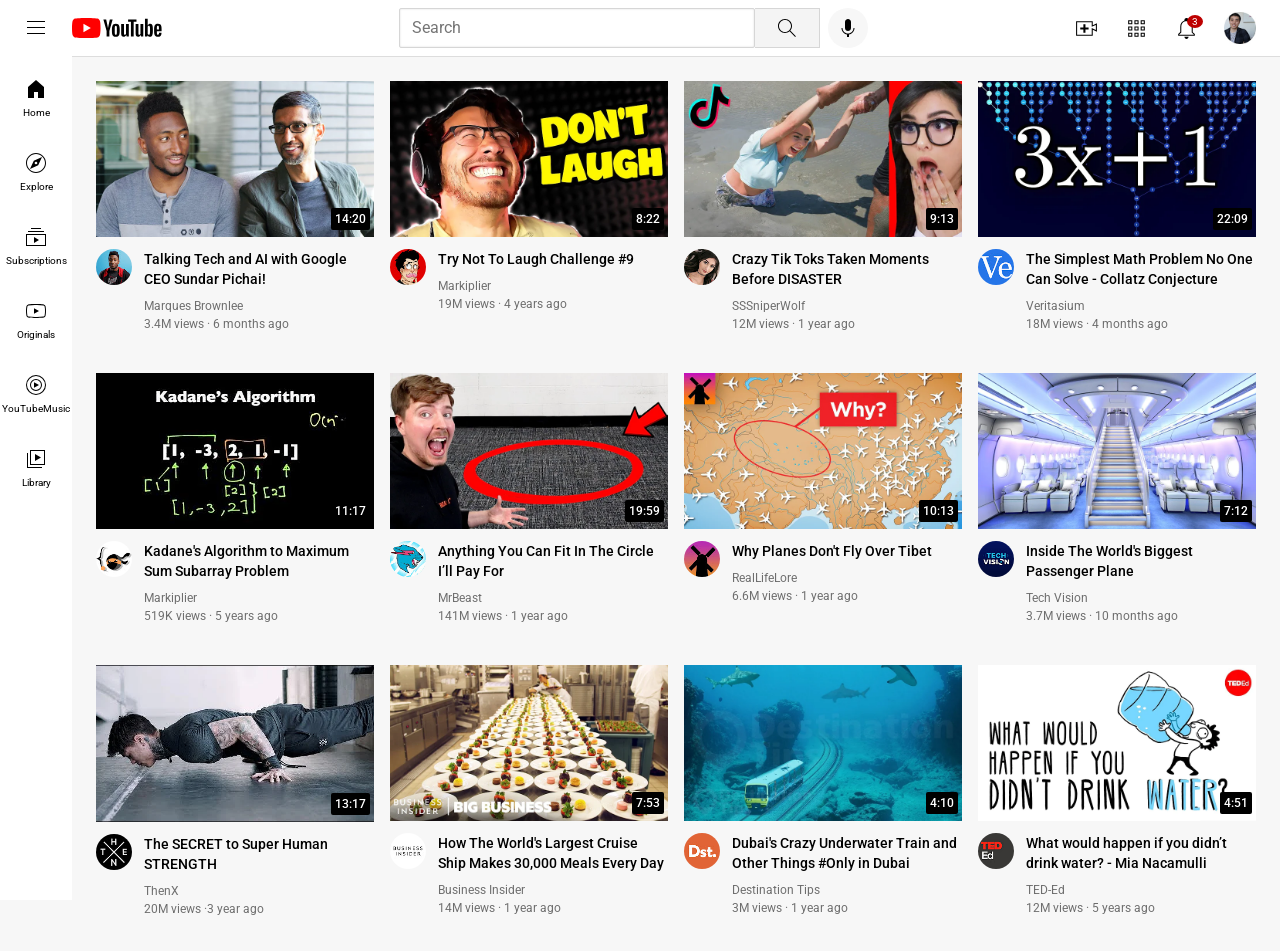
<file: index.html>
<!DOCTYPE html>
<html>

  <head>
    <title>YouTube Clone</title>

    <meta charset="utf-8"/>
    <meta name="viewport" content="width=device-width,initial-scale=1"/>

    <link rel = "icon" href = 
    "icons/YouTube_full-color_icon_(2017).svg"
    type = "image/x-icon">

    <link rel="stylesheet" href="styles/header.css">
    <link rel="stylesheet" href="styles/youtube-video.css">
    <link rel="stylesheet" href="styles/general.css">
    <link rel="stylesheet" href="styles/slidebar.css">

    <link rel="preconnect" href="https://fonts.googleapis.com">
    <link rel="preconnect" href="https://fonts.gstatic.com" crossorigin>
    <link href="https://fonts.googleapis.com/css2?family=Montserrat:wght@400;700&family=Roboto:wght@400;500;700&display=swap" rel="stylesheet">
  </head>

  <body>
    <header class="header-section">
      <div class="left-section">
        <img class="hamburger-menu" src="icons/hamburger-menu.svg">

        <a href="https://www.youtube.com/" target="_blank">
           <img class="youtube-logo" src="icons/youtube-logo.svg">
        </a>
      </div>

      <div class="middle-section"> 
        <input class="search-bar" type="text" placeholder="Search">

        <button class="search-button">
          <img class="search-icon" src="icons/search.svg">
        </button>

        <button class="voice-search">
          <img class="voice-search-icon" src="icons/voice-search-icon.svg">
        </button>
      </div>

      <div class="right-section">
        <img class="upload-icon" src="icons/upload.svg">

        <img class="youtube-apps-icon" src="icons/youtube-apps.svg">

        <img class="notifications-icon" src="icons/notifications.svg">

        <div class="no-noti"> 3</div>

        <img class="my-channel" src="channel-images/my-channel.jpeg">
      </div>
    </header>

    <nav class="slidebar">
      <div class="button-link">
        <img  src="icons/home.svg">
        <div>
          Home
        </div>
      </div>

      <div class="button-link">
        <img  src="icons/explore.svg">
        <div>
          Explore
        </div>
      </div>

      <div class="button-link">
        <img  src="icons/subscriptions.svg">
        <div>
          Subscriptions
        </div>
      </div>

      <div class="button-link">
        <img  src="icons/originals.svg">
        <div>
          Originals
        </div>
      </div>

      <div class="button-link">
        <img  src="icons/youtube-music.svg">
        <div>
          YouTubeMusic
        </div>
      </div>

      <div class="button-link">
        <img src="icons/library.svg">
        <div>
          Library
        </div>
      </div>
    </nav>

    <main class="video-grid">

      <div class="video-preview">
        <div class="video-clip">
          <img class="thumbnail" src="thumbnails/thumbnail-1.webp">
          <div class="video-time">
            14:20
          </div>
        </div>

        <div class="video-info-grid">
          <div class="channel-profile">
            <img class="channel-image" src="channel-images/channel-1.jpeg">
          </div>

          <div class="video-info">
            <p class="video-title">
              Talking Tech and AI with Google CEO Sundar Pichai!
            </p>
            <p class="channel-name"> 
              Marques Brownlee
            </p>
            <p class="video-stats">
              3.4M views &#183; 6 months ago
            </p>  
          </div>
        </div>
      </div>

      <div class="video-preview">
        <div class="video-clip">
          <img class="thumbnail" src="thumbnails/thumbnail-2.webp">
          <div class="video-time">
            8:22
          </div>
        </div>

        <div class="video-info-grid">
          <div class="channel-profile">
            <img class="channel-image" src="channel-images/channel-2.jpeg">
          </div>

          <div class="video-info">
            <p class="video-title">
              Try Not To Laugh Challenge #9
            </p>
            <p class="channel-name"> 
              Markiplier
            </p>
            <p class="video-stats">
              19M views &#183; 4 years ago
            </p>  
          </div>
        </div>
      </div>

      <div class="video-preview">
      <div class="video-clip">
      <img class="thumbnail" src="thumbnails/thumbnail-3.webp">
      <div class="video-time">
      9:13
      </div>
      </div>

      <div class="video-info-grid">
      <div class="channel-profile">
      <img class="channel-image" src="channel-images/channel-3.jpeg">
      </div>

      <div class="video-info">
      <p class="video-title">
      Crazy Tik Toks Taken Moments Before DISASTER
      </p>

      <p class="channel-name"> 
      SSSniperWolf
      </p>

      <p class="video-stats">
      12M views &#183; 1 year ago
      </p>  
      </div>
      </div>
      </div>

      <div class="video-preview">
      <div class="video-clip">
      <img class="thumbnail" src="thumbnails/thumbnail-4.webp">
      <div class="video-time">
      22:09
      </div>
      </div>

      <div class="video-info-grid">
      <div class="channel-profile">
      <img class="channel-image" src="channel-images/channel-4.jpeg">
      </div>

      <div class="video-info">
      <p class="video-title">
      The Simplest Math Problem No One Can Solve - Collatz Conjecture
      </p>

      <p class="channel-name"> 
      Veritasium
      </p>

      <p class="video-stats">
      18M views &#183;  4 months ago
      </p>  
      </div>
      </div>
      </div>

      <div class="video-preview">
      <div class="video-clip">
      <img class="thumbnail" src="thumbnails/thumbnail-5.webp">
      <div class="video-time">
      11:17
      </div>
      </div>

      <div class="video-info-grid">
      <div class="channel-profile">
      <img class="channel-image" src="channel-images/channel-5.jpeg">
      </div>

      <div class="video-info">
      <p class="video-title">
      Kadane's Algorithm to Maximum Sum Subarray Problem
      </p>

      <p class="channel-name"> 
      Markiplier
      </p>

      <p class="video-stats">
      519K views &#183; 5 years ago
      </p>  
      </div>
      </div>
      </div>

      <div class="video-preview">
      <div class="video-clip">
      <img class="thumbnail" src="thumbnails/thumbnail-6.webp">
      <div class="video-time">
      19:59
      </div>
      </div>

      <div class="video-info-grid">
      <div class="channel-profile">
      <img class="channel-image" src="channel-images/channel-6.jpeg">
      </div>

      <div class="video-info">
      <p class="video-title">

      Anything You Can Fit In The Circle I’ll Pay For
      </p>

      <p class="channel-name"> 
      MrBeast
      </p>

      <p class="video-stats">
      141M views &#183; 1 year ago
      </p>  
      </div>
      </div>
      </div>

      <div class="video-preview">
      <div class="video-clip">
      <img class="thumbnail" src="thumbnails/thumbnail-7.webp">
      <div class="video-time">
      10:13
      </div>
      </div>

      <div class="video-info-grid">
      <div class="channel-profile">
      <img class="channel-image" src="channel-images/channel-7.jpeg">
      </div>

      <div class="video-info">
      <p class="video-title">
      Why Planes Don't Fly Over Tibet
      </p>

      <p class="channel-name"> 
      RealLifeLore
      </p>

      <p class="video-stats">
      6.6M views &#183; 1 year ago
      </p>  
      </div>
      </div>
      </div>

      <div class="video-preview">
      <div class="video-clip">
      <img class="thumbnail" src="thumbnails/thumbnail-8.webp">
      <div class="video-time">
      7:12
      </div>
      </div>

      <div class="video-info-grid">
      <div class="channel-profile">
      <img class="channel-image" src="channel-images/channel-8.jpeg">
      </div>

      <div class="video-info">
      <p class="video-title">
      Inside The World's Biggest Passenger Plane
      </p>

      <p class="channel-name"> 
      Tech Vision
      </p>

      <p class="video-stats">
      3.7M views &#183; 10 months ago
      </p>  
      </div>
      </div>
      </div>

      <div class="video-preview">
      <div class="video-clip">
      <img class="thumbnail" src="thumbnails/thumbnail-9.webp">
      <div class="video-time">
      13:17
      </div>
      </div>

      <div class="video-info-grid">
      <div class="channel-profile">
      <img class="channel-image" src="channel-images/channel-9.jpeg">
      </div>

      <div class="video-info">
      <p class="video-title">
      The SECRET to Super Human STRENGTH
      </p>

      <p class="channel-name"> 
      ThenX
      </p>

      <p class="video-stats">
      20M views &#183;3 year ago
      </p>  
      </div>
      </div>
      </div>

      <div class="video-preview">
      <div class="video-clip">
      <img class="thumbnail" src="thumbnails/thumbnail-10.webp">
      <div class="video-time">
      7:53
      </div>
      </div>

      <div class="video-info-grid">
      <div class="channel-profile">
      <img class="channel-image" src="channel-images/channel-10.jpeg">
      </div>

      <div class="video-info">
      <p class="video-title">
      How The World's Largest Cruise Ship Makes 30,000 Meals Every Day
      </p>

      <p class="channel-name"> 
      Business Insider
      </p>

      <p class="video-stats">
      14M views &#183; 1 year ago
      </p>  
      </div>
      </div>
      </div>

      <div class="video-preview">
      <div class="video-clip">
      <img class="thumbnail" src="thumbnails/thumbnail-11.webp">
      <div class="video-time">
      4:10
      </div>
      </div>

      <div class="video-info-grid">
      <div class="channel-profile">
      <img class="channel-image" src="channel-images/channel-11.jpeg">
      </div>

      <div class="video-info">
      <p class="video-title">
      Dubai's Crazy Underwater Train and Other Things #Only in Dubai
      </p>

      <p class="channel-name"> 
      Destination Tips
      </p>

      <p class="video-stats">
      3M views &#183; 1 year ago
      </p>  
      </div>
      </div>
      </div>

      <div class="video-preview">
      <div class="video-clip">
      <img class="thumbnail" src="thumbnails/thumbnail-12.webp">
      <div class="video-time">
      4:51
      </div>
      </div>

      <div class="video-info-grid">
      <div class="channel-profile">
      <img class="channel-image" src="channel-images/channel-12.jpeg">
      </div>

      <div class="video-info">
      <p class="video-title">
      What would happen if you didn’t drink water? - Mia Nacamulli
      </p>

      <p class="channel-name"> 
      TED-Ed
      </p>

      <p class="video-stats">
      12M views &#183; 5 years ago
      </p>  
      </div>
      </div>
      </div>
    </main>
    </body>

</html>
</file>
<file: styles/header.css>
.header-section{
    display: flex;
    justify-content: space-between;
    height: 56px;
    align-items: center;
    border-bottom:1px solid rgb(221, 221, 221);
    position: fixed;
    top: 0;
    right: 0;
    left: 0;
    background-color: white;
    z-index: 100;
    margin-bottom: 50px;
}
 
.left-section{
    display: flex;
    align-items: center;
}
.youtube-logo,.hamburger-menu{
    cursor: pointer;
}

.hamburger-menu{
  height: 24px;
  padding-left: 24px;
  padding-right: 24px;
}

.youtube-logo{
    height: 20px;
    margin-top: 4px;
}

 .middle-section{
    flex:1;
    display: flex;
    margin-left: 60px;
    justify-content: center;
 }

.search-bar{
    flex:1;
    height: 36px;
    border-style: solid;
    border-color: rgb(214, 214, 214) ;
    border-width: 1px;
    box-shadow: inset 0px 0px 2px  rgba(0,0,0,.15); 
    border-radius: 2px;
    width: 0;
    padding : 1px 2px 1px 12px ;
    outline: none;
    max-width: 340px;
}

.search-bar:focus{
    border-color: blue;
}

.search-bar::placeholder{
    font-size: 16px;
    font-family: roboto,arial;
    
}

.search-button{
    width: 65px;
    height: 40px;
    background-color: rgb(244, 244, 244);
    border: solid;
    border-color: rgb(214, 214, 214);
    border-width: 1px;
    border-left: 0;
    cursor:pointer;
}

.search-icon{
    height: 24px;
    margin-top: 3px;
}

.voice-search{
    width: 40px;
    height: 40px;
    border-radius: 20px;
    border: none;
    margin-left: 8px;
    background-color: rgb(247, 247, 247) ;
    cursor:pointer;
}

.voice-search-icon{
    height: 24px;
    margin-top: 2px;
}

.right-section{
    display: flex;
    align-items: center;
    justify-content: center;
    margin-left: 29px;
    margin-right: 24px;
    position: relative;
}
.right-section img{
    cursor: pointer;
}

.upload-icon{
    height: 25px;
}
.youtube-apps-icon{
    height: 25px;
    margin-left: 25px;
}


.notifications-icon{
    height: 25px;
    margin-left: 25px;
}

.no-noti{
    position: absolute;
    font-family: roboto,arial;
    font-size: 10px;
    padding: 1px 5px;
    border-radius: 50%;
    background-color:rgb(189, 0, 0);
    color: white;
    right: 53px;
    top: 3px;
}

.my-channel{
    height: 32px;
    margin-left: 25px;
}
</file>
<file: styles/youtube-video.css>
.video-grid{
   display: grid;
   grid-template-columns: 1fr 1fr 1fr;
   column-gap: 16px;
   row-gap: 32px;
 }
  @media (max-width:870px) { .video-grid{
    grid-template-columns: 1fr 1fr;
  } }

  @media (min-width:870px) and (max-width:1100px) { .video-grid{
    grid-template-columns: 1fr 1fr 1fr ;
  } }

  @media (min-width:1100px) { .video-grid{
    grid-template-columns: 1fr 1fr 1fr 1fr ;
  } }

 .thumbnail{
   width: 100%;
   margin-bottom: 8px;
}

.video-clip{
  position: relative;
}

.video-time{
  position: absolute;
  right: 4px;
  bottom: 19px;
  padding: 4px;
  background-color: black;
  color: white;
  border-radius: 2px;
  font-family: roboto,arial;
  font-size: 12px;
  font-weight: 500;
}


 .video-info-grid{
   display: grid;
   grid-template-columns: 48px 1fr;
 }


 .channel-image{
    border-radius: 50%;
    width: 36px;
 }
 
 .video-title{
    font-size: 14px;
    font-weight: 500;
    line-height: 20px;
    max-height: 40px;
    overflow: hidden;
 }
    

 .channel-name{
    font-size: 12px;
    color: rgb(110, 110, 110);
    margin-top: 8px;
    line-height: 18px;
    text-size-adjust: 100%;
    
 }

 .video-stats{
    font-size: 12px;
    color: rgb(110, 110, 110);
    margin-bottom: 8px;
    line-height: 18px;
    text-size-adjust: 100%;
 }
</file>
<file: styles/general.css>
p{
    margin-top: 0;
    margin-bottom: 0;
 }

 body{
   font-family: roboto,arial;
   margin: 0;
   padding: 81px 24px 25px 96px;
   background-color: rgb(247, 247, 247) ; 
 }
</file>
<file: styles/slidebar.css>
.slidebar{
    display: flex;
    flex-direction: column;
    position: fixed;
    top: 50px;
    bottom: 0;
    left: 0;
    background-color: white;
    z-index: 200;
    padding-top: 10px;
}

.button-link{
    width: 72px;
    height: 74px;
    display: flex;
    row-gap: 6px;
    flex-direction: column;
    justify-content: center;
    align-items: center;
    cursor: pointer;
}

.button-link:hover{
    background-color: rgb(234, 234, 234) ;
}

.button-link img{
    height: 24px;
}
.button-link div{
    font-family: roboto,arial;
    font-size: 10px;
}
</file>
